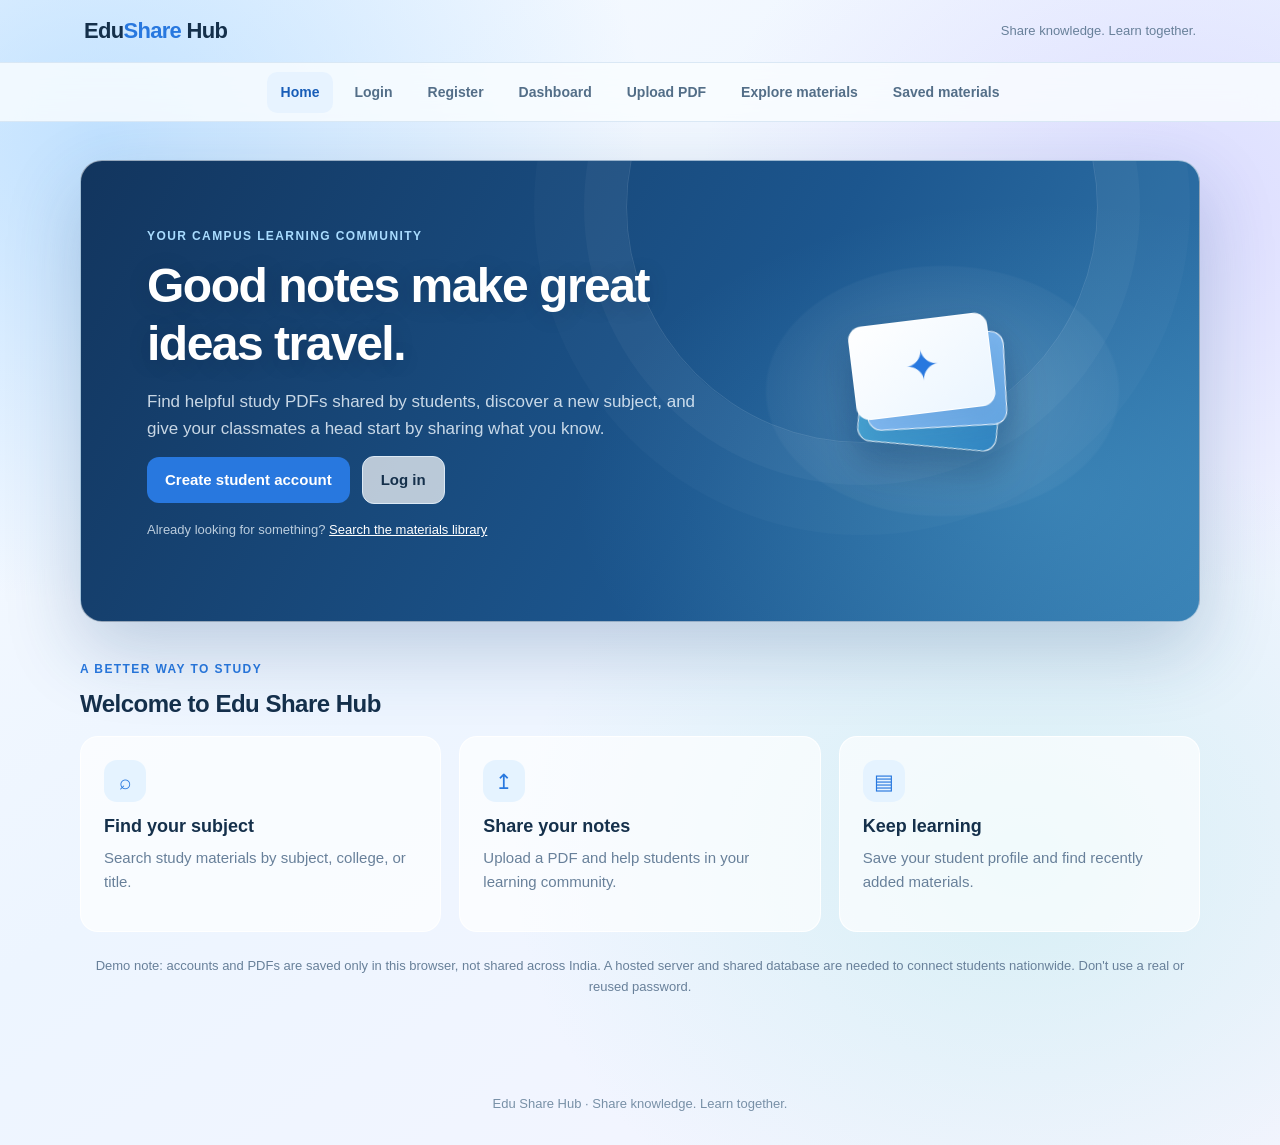
<file: index.html>
<!DOCTYPE html>
<html lang="en">
<head>
  <meta charset="UTF-8">
  <meta name="viewport" content="width=device-width, initial-scale=1">
  <meta name="theme-color" content="#eaf5ff">
  <title>Edu Share Hub | Learn and share together</title>
  <link rel="stylesheet" href="style.css">
  <script src="script.js" defer></script>
</head>
<body data-page="home">
  <header class="site-header"><div class="header-inner">
    <a class="brand" href="index.html">Edu<span class="brand-mark">Share</span> Hub</a>
    <span class="header-tagline">Share knowledge. Learn together.</span>
  </div></header>
  <nav class="site-nav" aria-label="Main navigation"><div class="nav-inner">
    <a href="index.html" data-page="home">Home</a>
    <a href="login.html" data-page="login">Login</a>
    <a href="account.html" data-page="account">Register</a>
    <a href="dashboard.html" data-page="dashboard">Dashboard</a>
    <a href="upload.html" data-page="upload">Upload PDF</a>
    <a href="materials.html" data-page="materials">Explore materials</a>
    <a href="saved.html" data-page="saved">Saved materials</a>
  </div></nav>
  <main>
    <section class="panel hero home-hero">
      <div>
        <p class="eyebrow">Your campus learning community</p>
        <h1>Good notes make great ideas travel.</h1>
        <p class="hero-copy">Find helpful study PDFs shared by students, discover a new subject, and give your classmates a head start by sharing what you know.</p>
        <div class="hero-actions">
          <a class="button" href="account.html">Create student account</a>
          <a class="button button-secondary" href="login.html">Log in</a>
        </div>
        <p class="small" style="margin-top:16px">Already looking for something? <a href="materials.html">Search the materials library</a></p>
      </div>
      <div class="hero-art" aria-hidden="true"><div class="book-stack"><div class="book"></div><div class="book"></div><div class="book">✦</div></div></div>
    </section>
    <div class="section-heading"><div><p class="eyebrow">A better way to study</p><h2>Welcome to Edu Share Hub</h2></div></div>
    <section class="grid" aria-label="How Edu Share Hub helps">
      <article class="feature-card"><span class="feature-icon" aria-hidden="true">⌕</span><h3>Find your subject</h3><p class="muted">Search study materials by subject, college, or title.</p></article>
      <article class="feature-card"><span class="feature-icon" aria-hidden="true">↥</span><h3>Share your notes</h3><p class="muted">Upload a PDF and help students in your learning community.</p></article>
      <article class="feature-card"><span class="feature-icon" aria-hidden="true">▤</span><h3>Keep learning</h3><p class="muted">Save your student profile and find recently added materials.</p></article>
    </section>
    <p class="small center" style="margin-top:24px">Demo note: accounts and PDFs are saved only in this browser, not shared across India. A hosted server and shared database are needed to connect students nationwide. Don't use a real or reused password.</p>
  </main>
  <footer>Edu Share Hub · Share knowledge. Learn together.</footer>
</body>
</html>
</file>
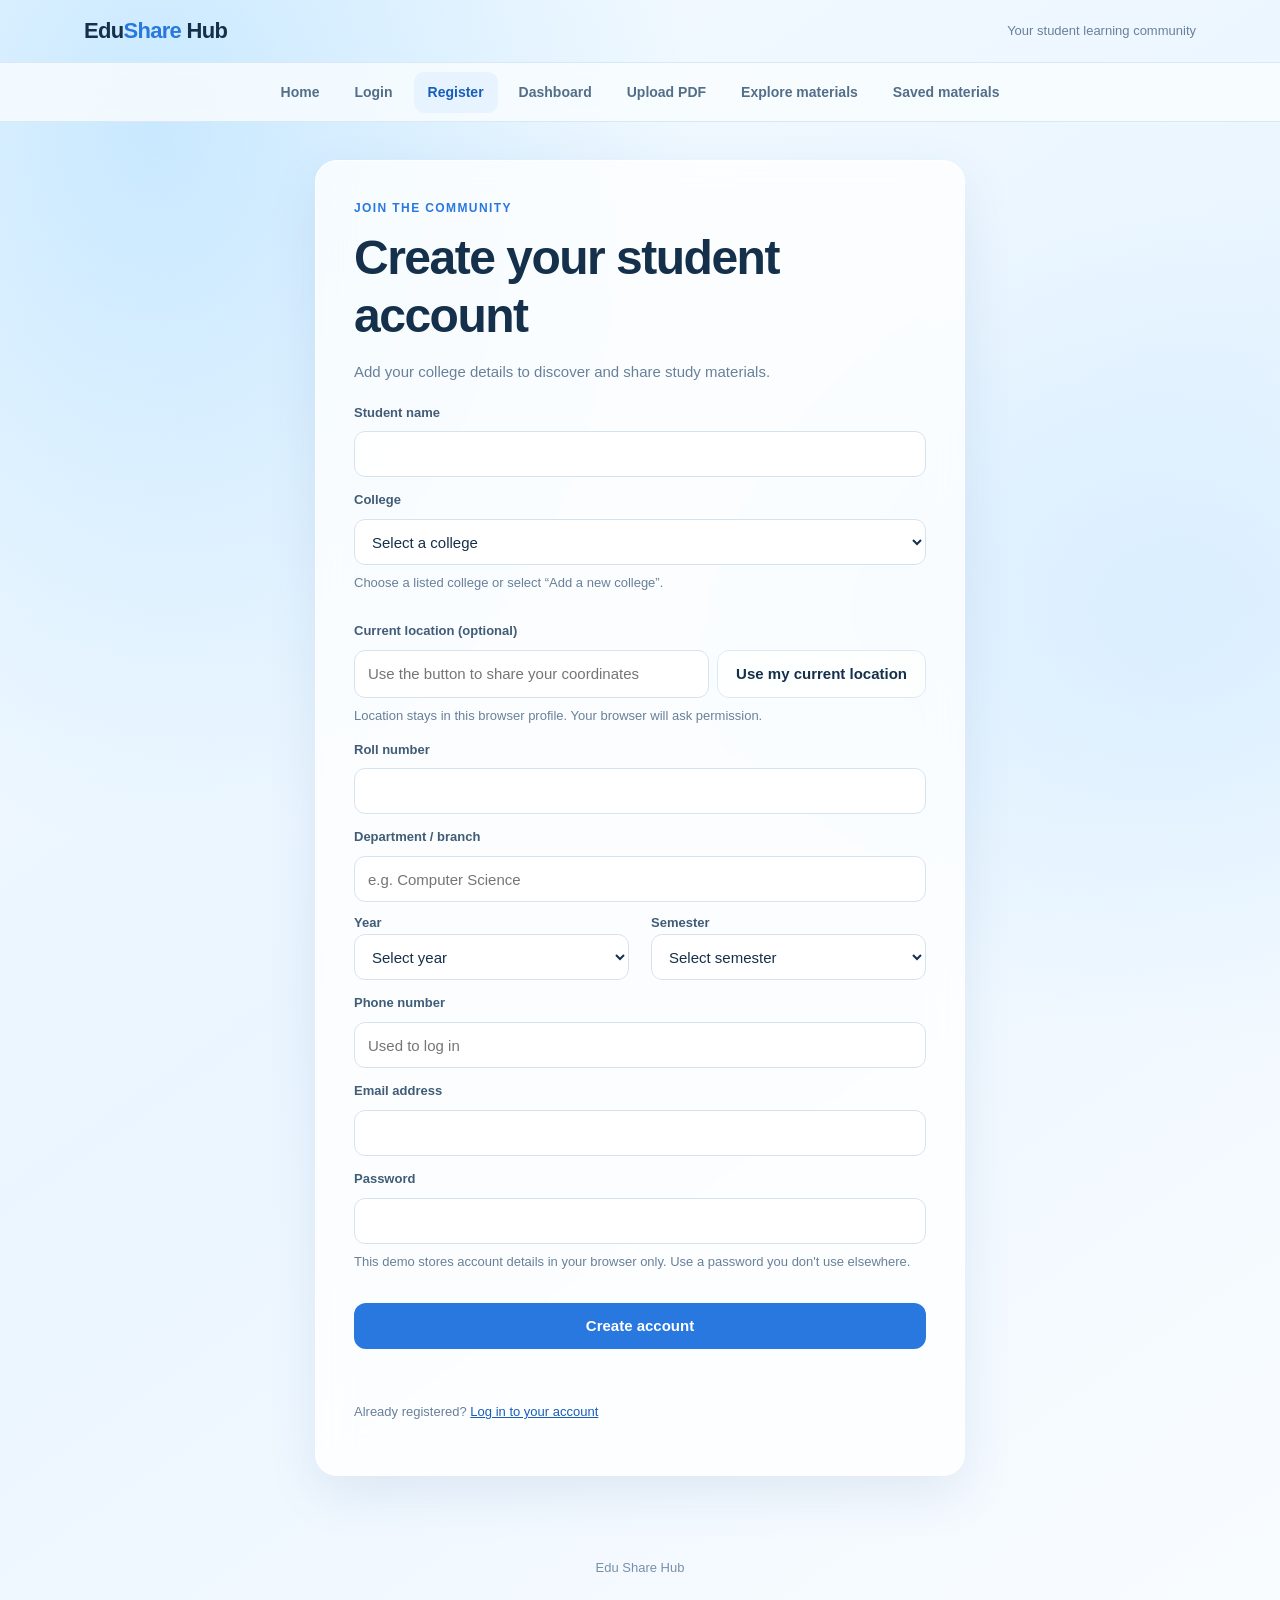
<file: account.html>
<!DOCTYPE html>
<html lang="en">
<head>
  <meta charset="UTF-8">
  <meta name="viewport" content="width=device-width, initial-scale=1">
  <title>Student registration | Edu Share Hub</title>
  <link rel="stylesheet" href="style.css">
  <script src="script.js" defer></script>
</head>
<body data-page="account">
  <header class="site-header"><div class="header-inner"><a class="brand" href="index.html">Edu<span class="brand-mark">Share</span> Hub</a><span class="header-tagline">Your student learning community</span></div></header>
  <nav class="site-nav" aria-label="Main navigation"><div class="nav-inner">
    <a href="index.html" data-page="home">Home</a><a href="login.html" data-page="login">Login</a><a href="account.html" data-page="account">Register</a><a href="dashboard.html" data-page="dashboard">Dashboard</a><a href="upload.html" data-page="upload">Upload PDF</a><a href="materials.html" data-page="materials">Explore materials</a><a href="saved.html" data-page="saved">Saved materials</a>
  </div></nav>
  <main>
    <section class="form-block narrow">
      <p class="eyebrow">Join the community</p><h1>Create your student account</h1>
      <p class="muted">Add your college details to discover and share study materials.</p>
      <form id="register-form">
        <label for="student-name">Student name</label><input id="student-name" name="name" autocomplete="name" required>
        <label for="college-select">College</label>
        <select id="college-select" required><option value="">Select a college</option></select>
        <div id="college-custom-field" class="hidden">
          <label for="college-custom">Add your college</label><input id="college-custom" name="college-custom" autocomplete="organization">
        </div>
        <p class="small">Choose a listed college or select “Add a new college”.</p>
        <label for="student-location">Current location (optional)</label>
        <div class="location-control"><input id="student-location" name="location" placeholder="Use the button to share your coordinates"><button class="button button-secondary" type="button" data-location-target="student-location">Use my current location</button></div>
        <p id="student-location-message" class="small location-message" role="status" aria-live="polite">Location stays in this browser profile. Your browser will ask permission.</p>
        <label for="roll">Roll number</label><input id="roll" name="roll" autocomplete="off" required>
        <label for="department">Department / branch</label><input id="department" name="department" placeholder="e.g. Computer Science" required>
        <div class="form-grid">
          <div><label for="year">Year</label><select id="year" name="year" required><option value="">Select year</option><option>1st year</option><option>2nd year</option><option>3rd year</option><option>4th year</option><option>Other</option></select></div>
          <div><label for="semester">Semester</label><select id="semester" name="semester" required><option value="">Select semester</option><option>Semester 1</option><option>Semester 2</option><option>Semester 3</option><option>Semester 4</option><option>Semester 5</option><option>Semester 6</option><option>Semester 7</option><option>Semester 8</option><option>Other</option></select></div>
        </div>
        <label for="phone">Phone number</label><input id="phone" name="phone" type="tel" autocomplete="tel" placeholder="Used to log in" required>
        <label for="email">Email address</label><input id="email" name="email" type="email" autocomplete="email" required>
        <label for="new-password">Password</label><input id="new-password" name="password" type="password" autocomplete="new-password" minlength="8" required>
        <p class="small">This demo stores account details in your browser only. Use a password you don't use elsewhere.</p>
        <button class="action" type="submit">Create account</button>
        <p id="register-message" class="form-message" role="status" aria-live="polite"></p>
      </form>
      <p class="small form-footer">Already registered? <a href="login.html">Log in to your account</a></p>
    </section>
  </main>
  <footer>Edu Share Hub</footer>
</body>
</html>
</file>
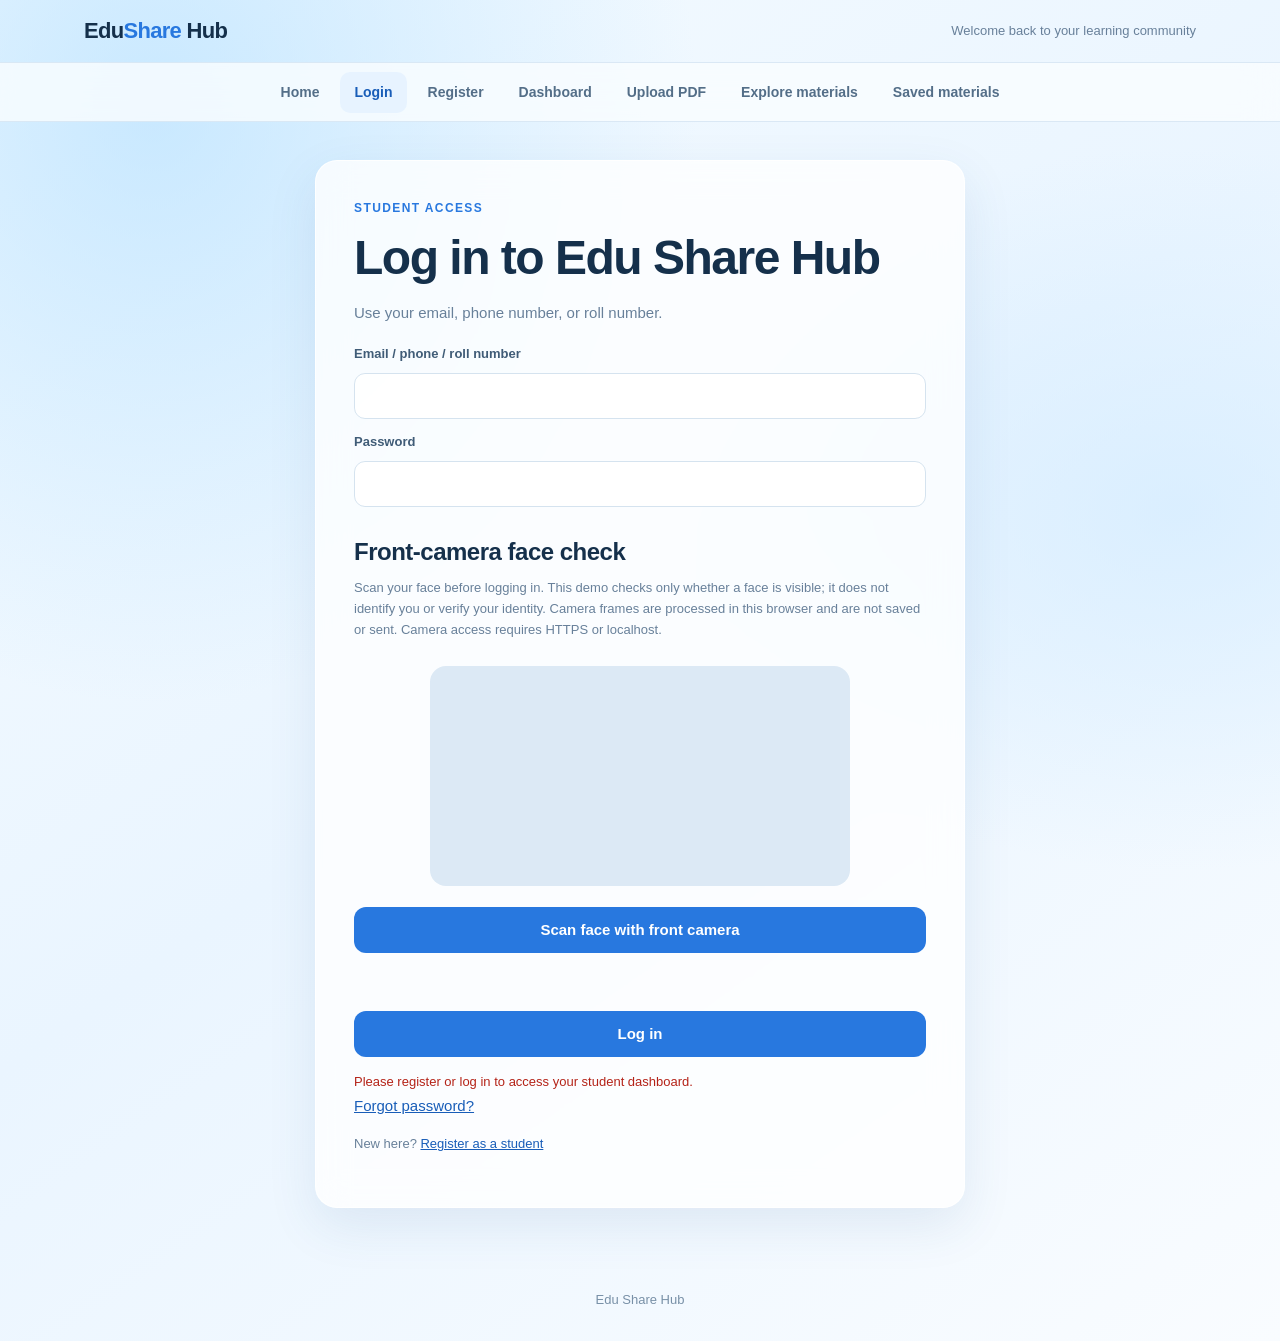
<file: dashboard.html>
<!DOCTYPE html>
<html lang="en">
<head>
  <meta charset="UTF-8">
  <meta name="viewport" content="width=device-width, initial-scale=1">
  <title>Student dashboard | Edu Share Hub</title>
  <link rel="stylesheet" href="style.css">
  <script src="script.js" defer></script>
</head>
<body data-page="dashboard" data-protected="true">
  <header class="site-header"><div class="header-inner"><a class="brand" href="index.html">Edu<span class="brand-mark">Share</span> Hub</a><span class="header-tagline">Your study space</span></div></header>
  <nav class="site-nav" aria-label="Main navigation"><div class="nav-inner">
    <a href="dashboard.html" data-page="dashboard">Dashboard</a><a href="materials.html" data-page="materials">Explore materials</a><a href="saved.html" data-page="saved">Saved materials</a><a href="upload.html" data-page="upload">Upload PDF</a><a href="profile.html" data-page="profile">My profile</a><button class="nav-logout" id="logout-button" type="button">Log out</button>
  </div></nav>
  <main class="dashboard-layout">
    <aside class="sidebar" aria-label="Student navigation">
      <a href="dashboard.html">Dashboard</a><a href="materials.html">Browse materials</a><a href="upload.html">Upload a PDF</a><a href="profile.html">My profile</a>
    </aside>
    <div class="dashboard-main">
      <section class="welcome-panel"><p class="eyebrow">Student dashboard</p><h1 id="welcome">Welcome back</h1><p class="muted">Keep learning, share what works, and find your next useful resource.</p><p id="student-context" class="student-context"></p></section>
      <section class="grid" aria-label="Your activity" style="margin-top:18px">
        <article class="stat"><span class="stat-value" id="total-materials">0</span><span class="stat-label">Available materials</span></article>
        <article class="stat"><span class="stat-value" id="my-uploads">0</span><span class="stat-label">Your uploads</span></article>
        <article class="stat"><span class="stat-value" id="my-downloads">0</span><span class="stat-label">Materials downloaded</span></article>
        <article class="stat"><span class="stat-value" id="saved-count">0</span><span class="stat-label">Saved materials</span></article>
      </section>
      <div class="section-heading"><div><p class="eyebrow">Quick navigation</p><h2>What would you like to do?</h2></div></div>
      <div class="hero-actions"><a class="button" href="materials.html">Explore materials</a><a class="button button-secondary" href="saved.html">Saved materials</a><a class="button button-secondary" href="upload.html">Upload a PDF</a><a class="button button-secondary" href="profile.html">View profile</a></div>
      <div class="section-heading"><div><p class="eyebrow">For your campus</p><h2>Materials from your college</h2></div><a href="materials.html">Explore all materials</a></div>
      <section id="college-materials" class="material-list" aria-live="polite"></section>
      <div class="section-heading"><div><p class="eyebrow">Your contributions</p><h2>Your uploaded materials</h2></div><a href="upload.html">Upload a PDF</a></div>
      <section id="my-uploaded-materials" class="material-list" aria-live="polite"></section>
      <div class="section-heading"><div><p class="eyebrow">Keep your resources close</p><h2>Downloaded materials</h2></div></div>
      <section id="downloaded-materials" class="material-list" aria-live="polite"></section>
    </div>
  </main>
  <footer>Edu Share Hub · Student community</footer>
</body>
</html>
</file>
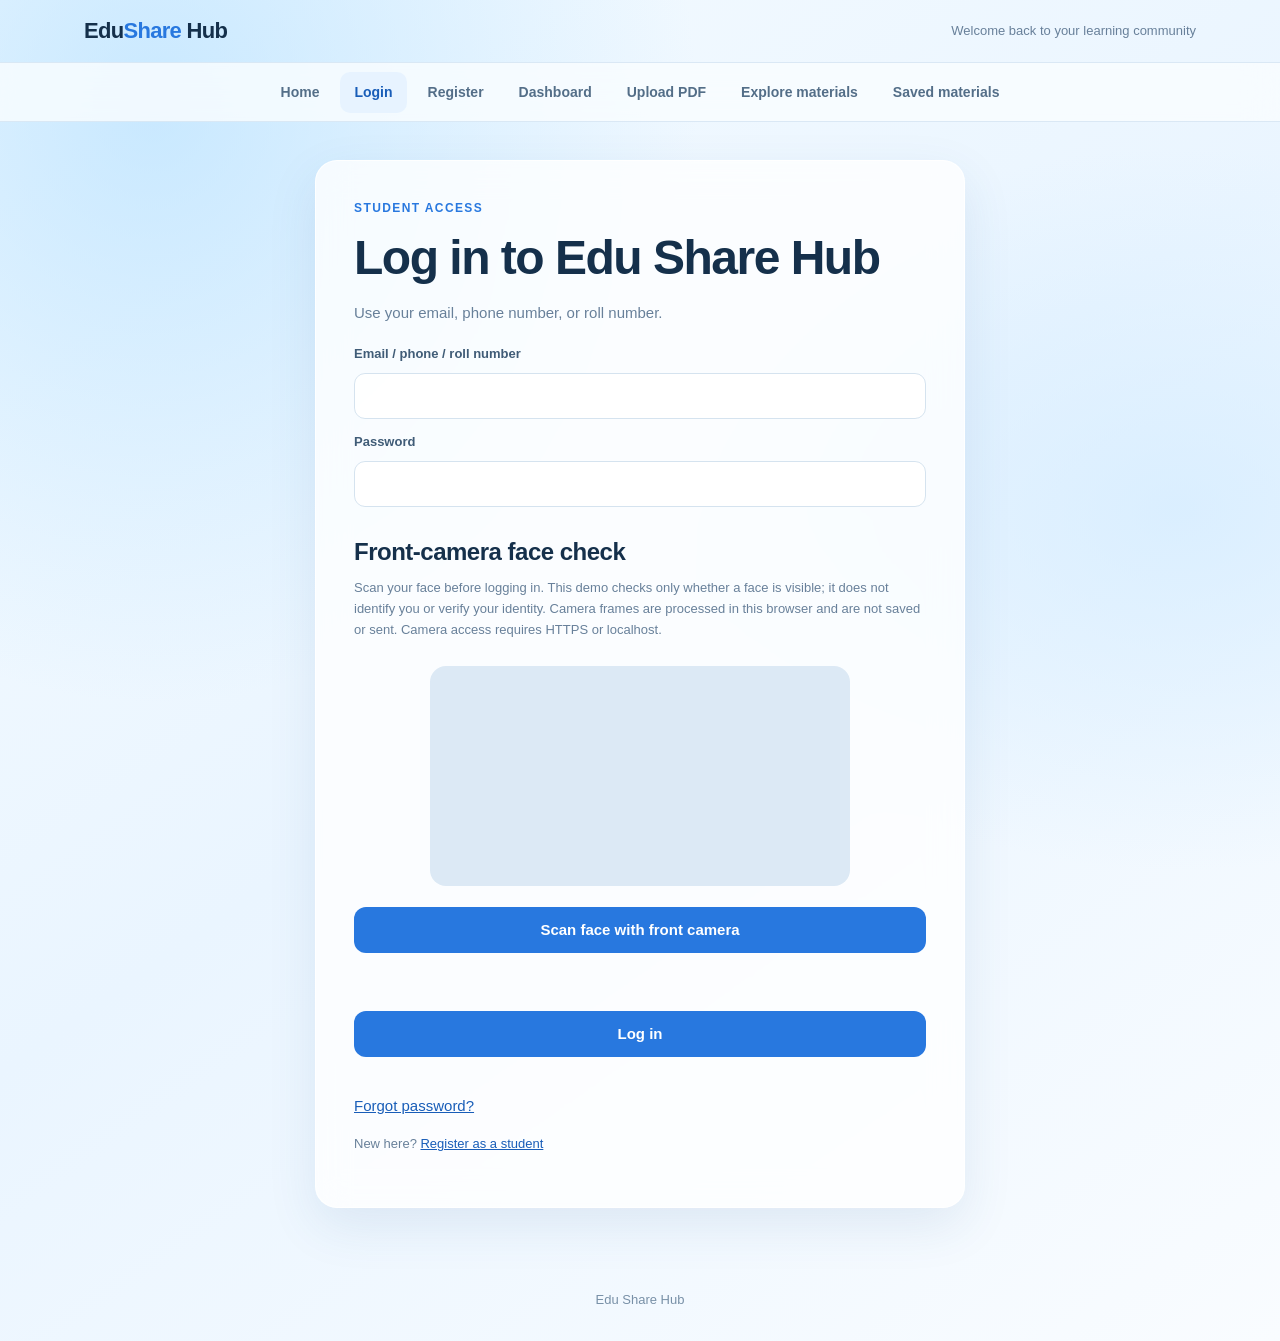
<file: login.html>
<!DOCTYPE html>
<html lang="en">
<head>
  <meta charset="UTF-8">
  <meta name="viewport" content="width=device-width, initial-scale=1">
  <title>Student login | Edu Share Hub</title>
  <link rel="stylesheet" href="style.css">
  <script src="script.js" defer></script>
</head>
<body data-page="login">
  <header class="site-header"><div class="header-inner"><a class="brand" href="index.html">Edu<span class="brand-mark">Share</span> Hub</a><span class="header-tagline">Welcome back to your learning community</span></div></header>
  <nav class="site-nav" aria-label="Main navigation"><div class="nav-inner">
    <a href="index.html" data-page="home">Home</a><a href="login.html" data-page="login">Login</a><a href="account.html" data-page="account">Register</a><a href="dashboard.html" data-page="dashboard">Dashboard</a><a href="upload.html" data-page="upload">Upload PDF</a><a href="materials.html" data-page="materials">Explore materials</a><a href="saved.html" data-page="saved">Saved materials</a>
  </div></nav>
  <main>
    <section class="form-block narrow">
      <p class="eyebrow">Student access</p><h1>Log in to Edu Share Hub</h1>
      <p class="muted">Use your email, phone number, or roll number.</p>
      <form id="login-form">
        <label for="identifier">Email / phone / roll number</label><input id="identifier" name="identifier" autocomplete="username" required>
        <label for="password">Password</label><input id="password" name="password" type="password" autocomplete="current-password" required>
        <section id="face-check" class="face-check" aria-labelledby="face-check-title">
          <h2 id="face-check-title">Front-camera face check</h2>
          <p class="small">Scan your face before logging in. This demo checks only whether a face is visible; it does not identify you or verify your identity. Camera frames are processed in this browser and are not saved or sent. Camera access requires HTTPS or localhost.</p>
          <video id="face-video" class="face-video" autoplay muted playsinline aria-label="Front camera preview"></video>
          <button class="action" id="start-face-check" type="button">Scan face with front camera</button>
          <p id="face-message" class="form-message" role="status" aria-live="polite"></p>
        </section>
        <button class="action" id="login-submit" type="submit" disabled>Log in</button>
        <p id="login-message" class="form-message" role="status" aria-live="polite"></p>
      </form>
      <button class="link-button" id="forgot-password" type="button">Forgot password?</button>
      <p class="small form-footer">New here? <a href="account.html">Register as a student</a></p>
    </section>
  </main>
  <footer>Edu Share Hub</footer>
</body>
</html>
</file>
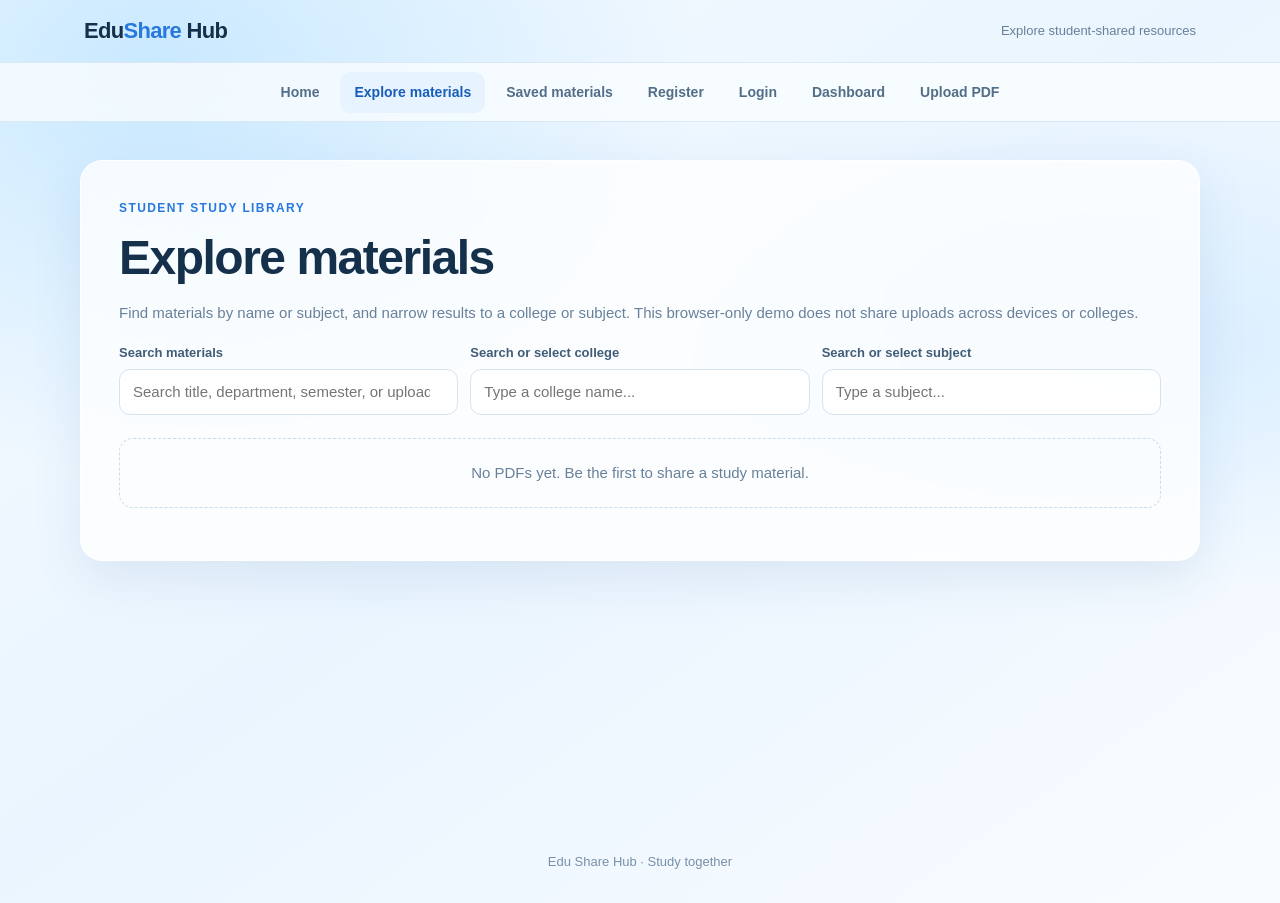
<file: materials.html>
<!DOCTYPE html>
<html lang="en">
<head>
  <meta charset="UTF-8">
  <meta name="viewport" content="width=device-width, initial-scale=1">
  <title>Explore study materials | Edu Share Hub</title>
  <link rel="stylesheet" href="style.css">
  <script src="script.js" defer></script>
</head>
<body data-page="materials">
  <header class="site-header"><div class="header-inner"><a class="brand" href="index.html">Edu<span class="brand-mark">Share</span> Hub</a><span class="header-tagline">Explore student-shared resources</span></div></header>
  <nav class="site-nav" aria-label="Main navigation"><div class="nav-inner">
    <a href="index.html" data-page="home">Home</a><a href="materials.html" data-page="materials">Explore materials</a><a href="saved.html" data-page="saved">Saved materials</a><a href="account.html" data-page="account">Register</a><a href="login.html" data-page="login">Login</a><a href="dashboard.html" data-page="dashboard">Dashboard</a><a href="upload.html" data-page="upload">Upload PDF</a>
  </div></nav>
  <main>
    <section class="panel">
      <p class="eyebrow">Student study library</p><h1>Explore materials</h1>
      <p class="muted">Find materials by name or subject, and narrow results to a college or subject. This browser-only demo does not share uploads across devices or colleges.</p>
      <div class="filters">
        <div class="filter-field"><label for="search">Search materials</label><input id="search" type="search" placeholder="Search title, department, semester, or uploader..." aria-label="Search by material title, department, semester, or uploader"></div>
        <div class="filter-field"><label for="college-filter">Search or select college</label><input id="college-filter" type="search" list="college-options" placeholder="Type a college name..." aria-label="Search or select a college"><datalist id="college-options"></datalist></div>
        <div class="filter-field"><label for="subject-filter">Search or select subject</label><input id="subject-filter" type="search" list="subject-options" placeholder="Type a subject..." aria-label="Search or select a subject"><datalist id="subject-options"></datalist></div>
      </div>
      <section id="material-list" class="material-list" aria-live="polite"></section>
    </section>
  </main>
  <footer>Edu Share Hub · Study together</footer>
</body>
</html>
</file>
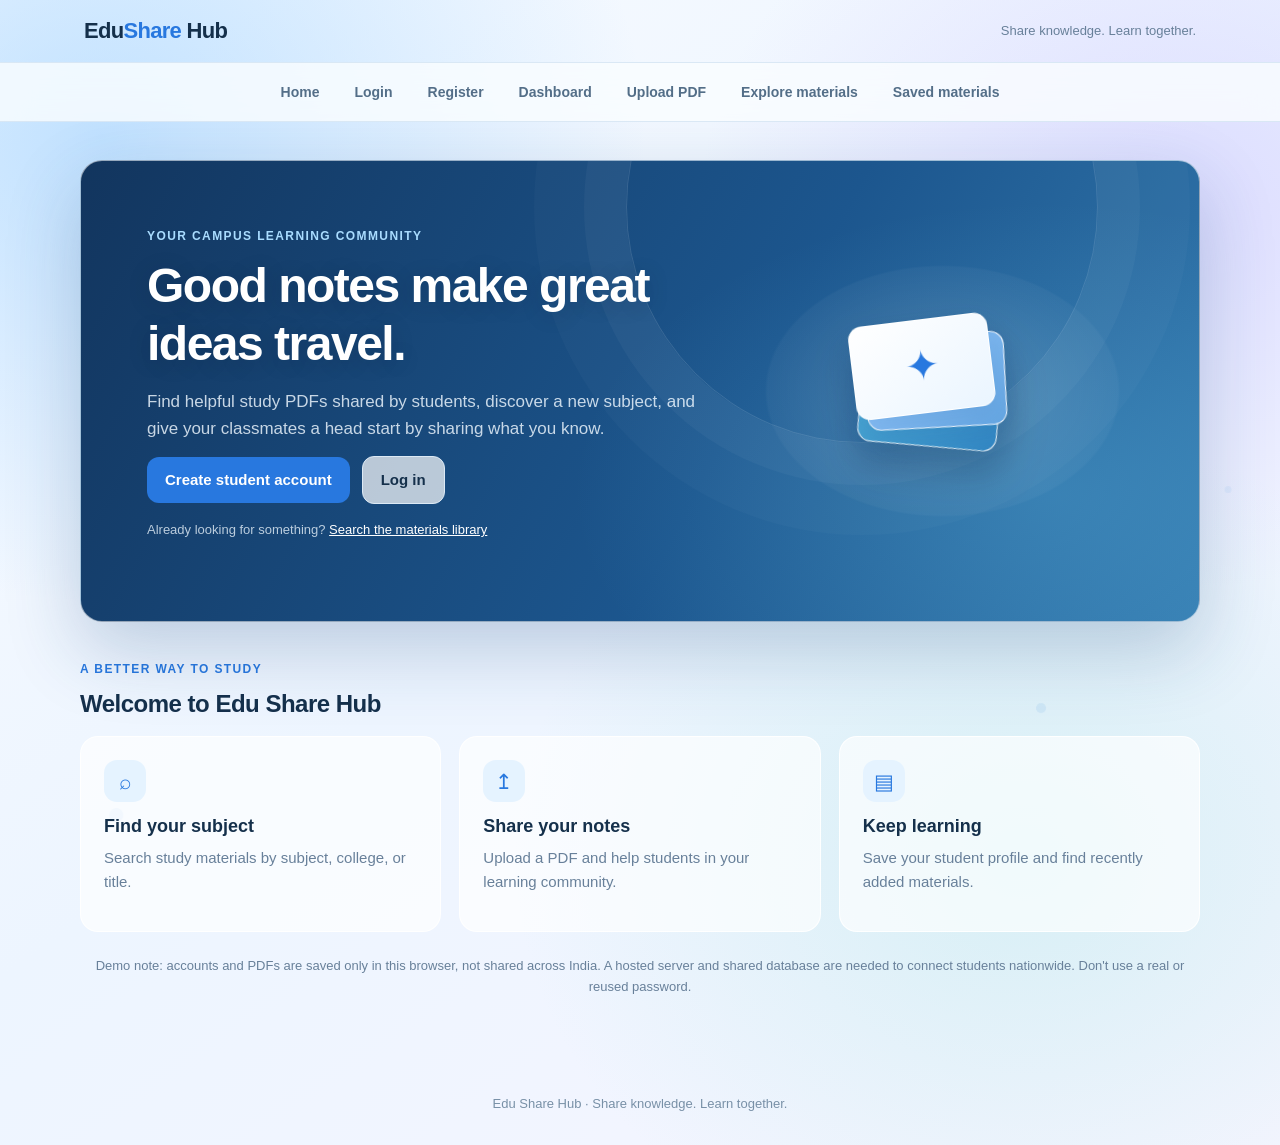
<file: page.html>
<!DOCTYPE html>
<html lang="en"><head><meta charset="UTF-8"><meta http-equiv="refresh" content="0; url=index.html"><title>Edu Share Hub</title></head><body><p><a href="index.html">Continue to Edu Share Hub</a></p></body></html>
</file>
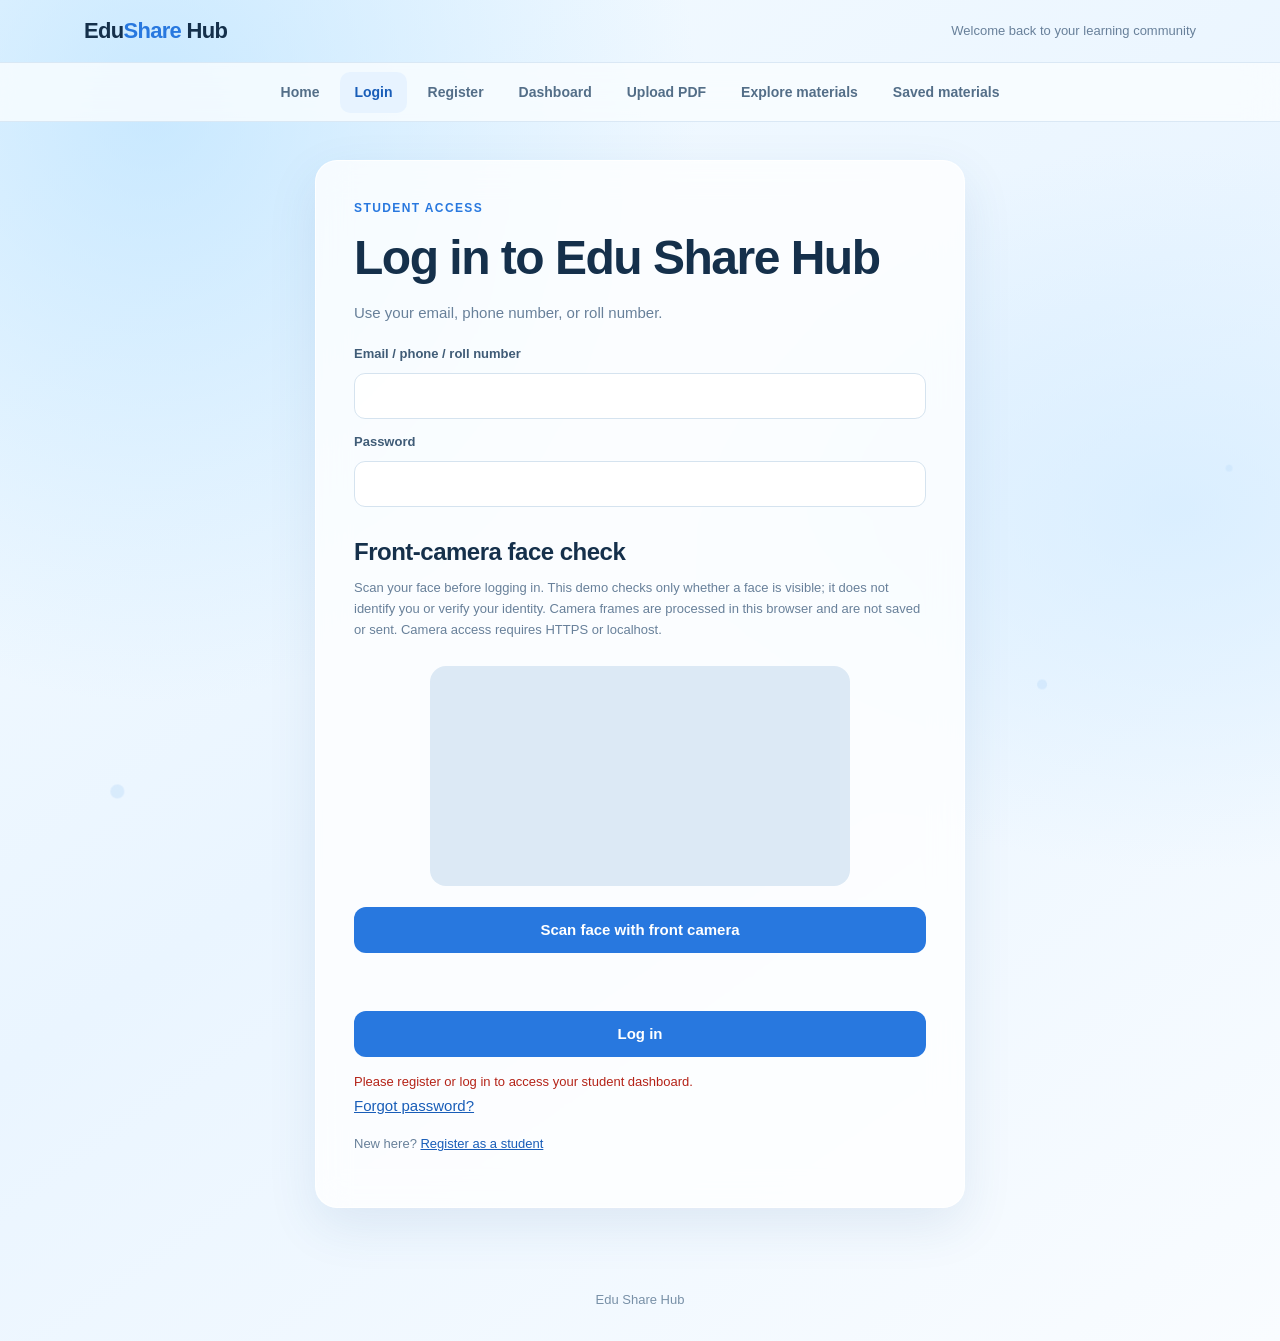
<file: prof.html>
<!DOCTYPE html>
<html lang="en"><head><meta charset="UTF-8"><meta http-equiv="refresh" content="0; url=profile.html"><title>My profile | Edu Share Hub</title></head><body><p><a href="profile.html">Continue to your profile</a></p></body></html>
</file>
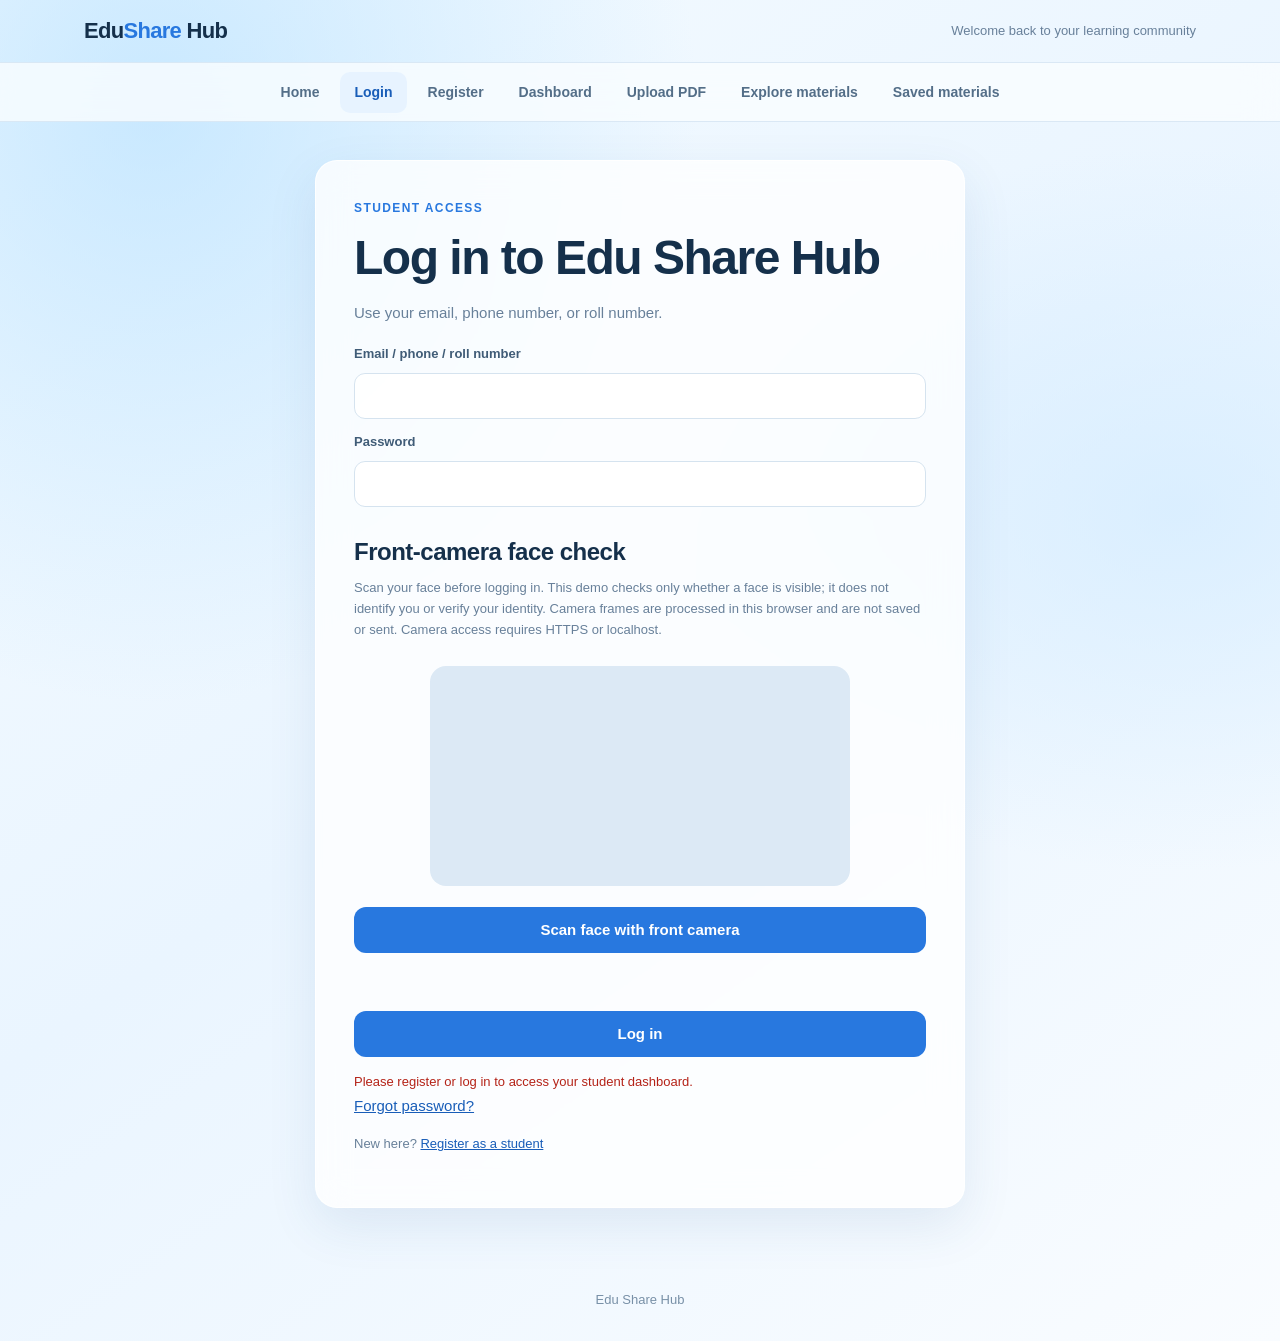
<file: profile.html>
<!DOCTYPE html>
<html lang="en">
<head>
  <meta charset="UTF-8">
  <meta name="viewport" content="width=device-width, initial-scale=1">
  <title>My student profile | Edu Share Hub</title>
  <link rel="stylesheet" href="style.css">
  <script src="script.js" defer></script>
</head>
<body data-page="profile" data-protected="true">
  <header class="site-header"><div class="header-inner"><a class="brand" href="index.html">Edu<span class="brand-mark">Share</span> Hub</a><span class="header-tagline">Your student profile</span></div></header>
  <nav class="site-nav" aria-label="Main navigation"><div class="nav-inner">
    <a href="dashboard.html" data-page="dashboard">Dashboard</a><a href="materials.html" data-page="materials">Explore materials</a><a href="saved.html" data-page="saved">Saved materials</a><a href="upload.html" data-page="upload">Upload PDF</a><a href="profile.html" data-page="profile">My profile</a><button class="nav-logout" id="logout-button" type="button">Log out</button>
  </div></nav>
  <main>
    <section class="panel">
      <p class="eyebrow">Your account</p><h1>My profile</h1>
      <div id="profile-details" class="profile-details"></div>
      <div class="actions"><button class="action" id="edit-profile" type="button">Edit profile</button><button class="button button-secondary" id="logout-button-copy" type="button">Log out</button></div>
      <form id="profile-editor" class="hidden" style="margin-top:22px">
        <div class="form-grid">
          <div><label for="edit-name">Student name</label><input id="edit-name" name="name" required></div>
          <div>
            <label for="edit-college-select">College</label><select id="edit-college-select" required><option value="">Select a college</option></select>
            <div id="edit-college-custom-field" class="hidden"><label for="edit-college-custom">Add a new college</label><input id="edit-college-custom" name="college-custom"></div>
          </div>
          <div>
            <label for="edit-location">Current location (optional)</label>
            <div class="location-control"><input id="edit-location" name="location" placeholder="Use the button to share your coordinates"><button class="button button-secondary" type="button" data-location-target="edit-location">Use my current location</button></div>
            <p id="edit-location-message" class="small location-message" role="status" aria-live="polite">Location stays in this browser profile. Your browser will ask permission.</p>
          </div>
          <div><label for="edit-roll">Roll number</label><input id="edit-roll" name="roll" required></div>
          <div><label for="edit-department">Department / branch</label><input id="edit-department" name="department" required></div>
          <div><label for="edit-year">Year</label><input id="edit-year" name="year" required></div>
          <div><label for="edit-semester">Semester</label><input id="edit-semester" name="semester" required></div>
          <div><label for="edit-phone">Phone</label><input id="edit-phone" name="phone" type="tel" required></div>
        </div>
        <button class="action" type="submit">Save changes</button><p id="profile-message" class="form-message" role="status" aria-live="polite"></p>
      </form>
    </section>
    <div class="section-heading"><div><p class="eyebrow">Your contributions</p><h2>My uploaded PDFs</h2></div><a href="upload.html">Upload material</a></div>
    <section id="my-materials" class="material-list"></section>
  </main>
  <footer>Edu Share Hub</footer>
</body>
</html>
</file>
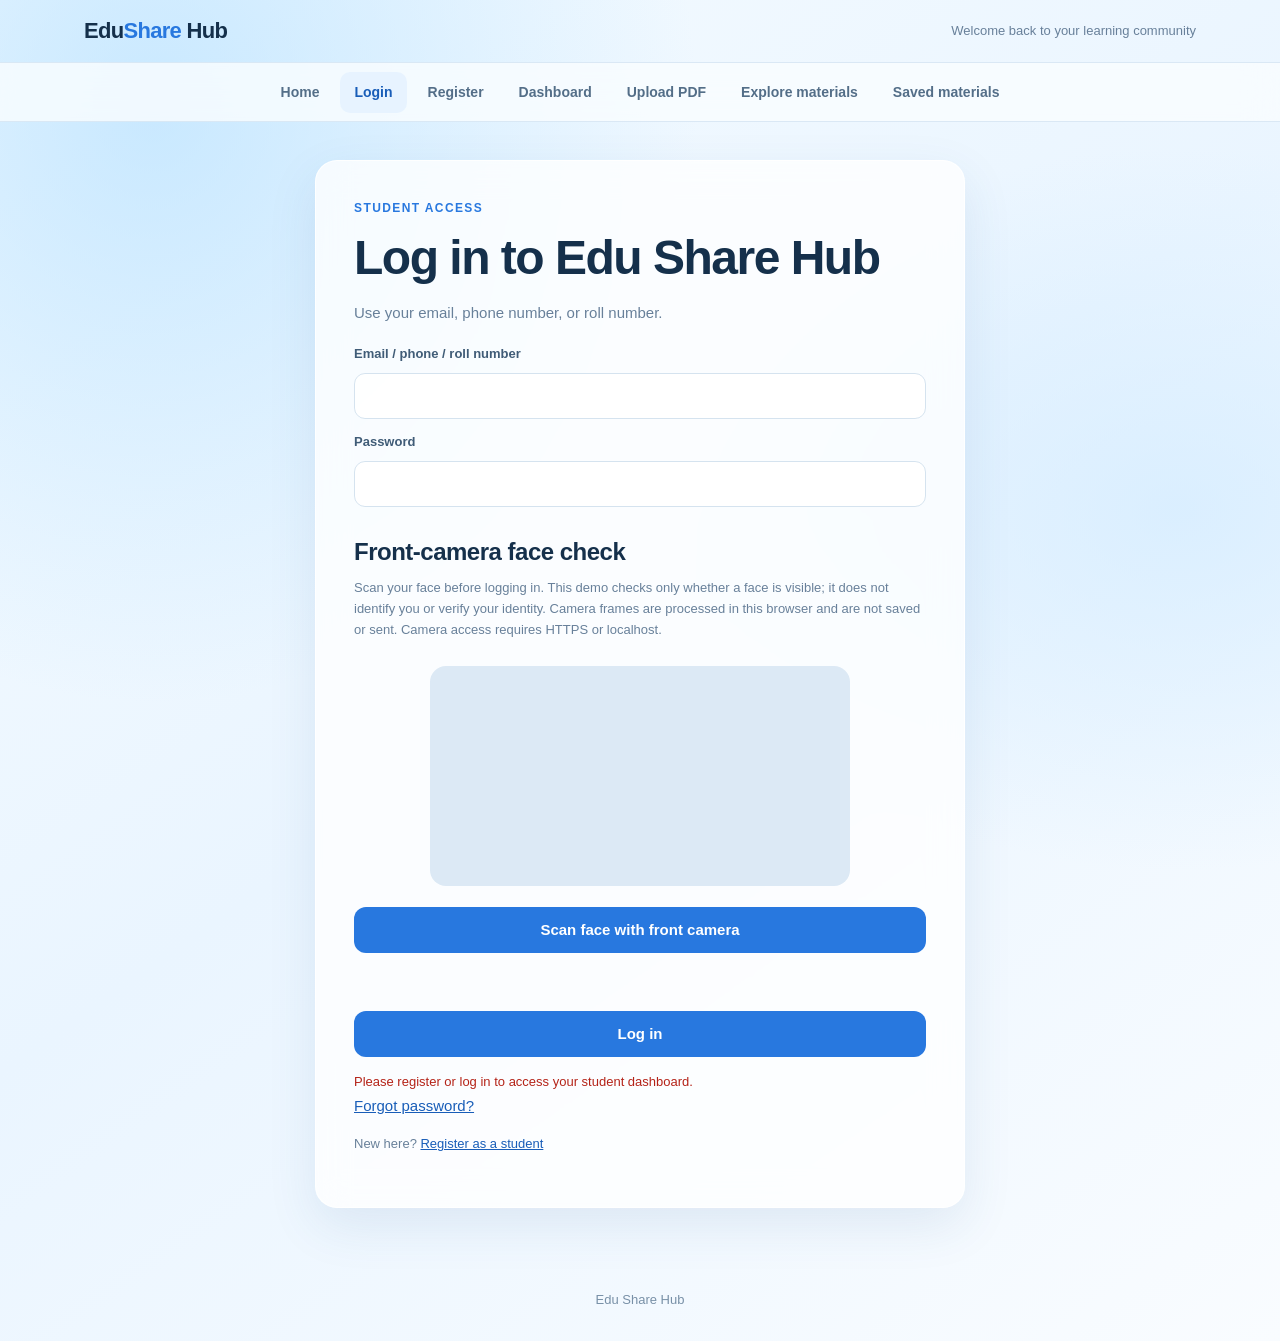
<file: saved.html>
<!DOCTYPE html>
<html lang="en">
<head>
  <meta charset="UTF-8">
  <meta name="viewport" content="width=device-width, initial-scale=1">
  <title>Saved materials | Edu Share Hub</title>
  <link rel="stylesheet" href="style.css">
  <script src="script.js" defer></script>
</head>
<body data-page="saved" data-protected="true">
  <header class="site-header"><div class="header-inner"><a class="brand" href="index.html">Edu<span class="brand-mark">Share</span> Hub</a><span class="header-tagline">Your saved study resources</span></div></header>
  <nav class="site-nav" aria-label="Main navigation"><div class="nav-inner">
    <a href="dashboard.html" data-page="dashboard">Dashboard</a><a href="materials.html" data-page="materials">Explore materials</a><a href="saved.html" data-page="saved">Saved materials</a><a href="upload.html" data-page="upload">Upload PDF</a><a href="profile.html" data-page="profile">My profile</a><button class="nav-logout" id="logout-button" type="button">Log out</button>
  </div></nav>
  <main>
    <section class="panel">
      <p class="eyebrow">Your personal study list</p>
      <h1>Saved materials</h1>
      <p class="muted">Keep useful PDFs here so you can return to them later. Only your account in this browser can see this list.</p>
      <section id="saved-materials" class="material-list" aria-live="polite"></section>
    </section>
  </main>
  <footer>Edu Share Hub · Your saved resources</footer>
</body>
</html>
</file>
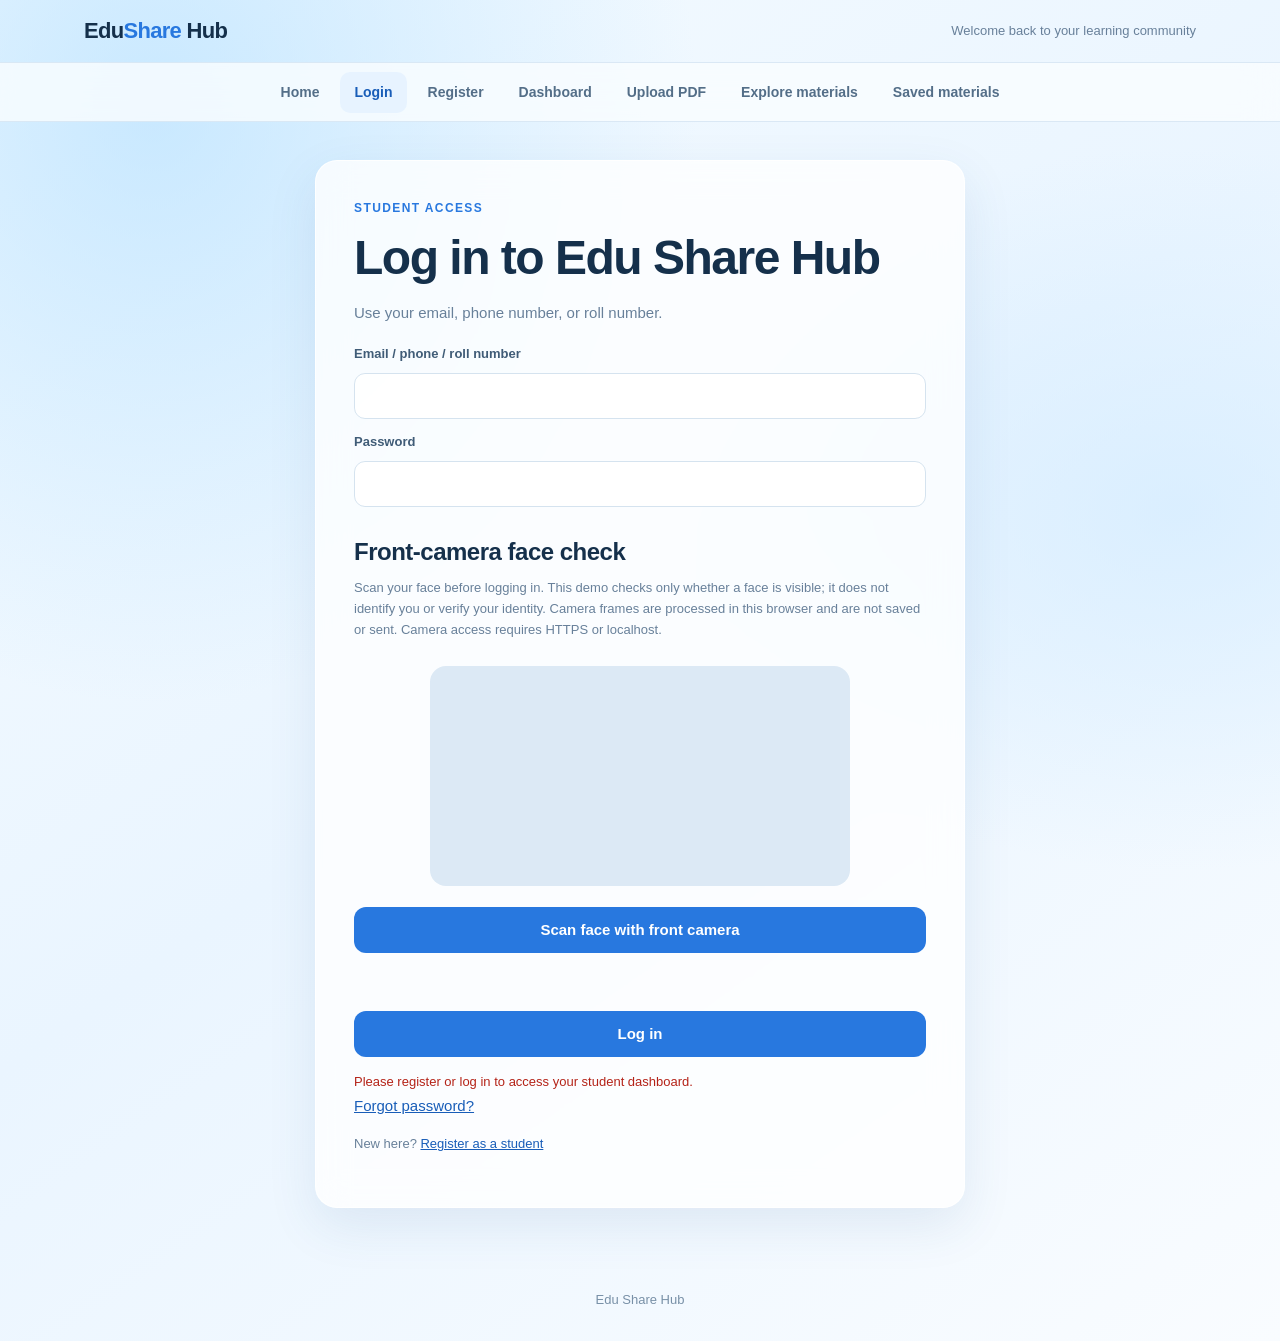
<file: upload.html>
<!DOCTYPE html>
<html lang="en">
<head>
  <meta charset="UTF-8">
  <meta name="viewport" content="width=device-width, initial-scale=1">
  <title>Upload study PDF | Edu Share Hub</title>
  <link rel="stylesheet" href="style.css">
  <script src="script.js" defer></script>
</head>
<body data-page="upload" data-protected="true">
  <header class="site-header"><div class="header-inner"><a class="brand" href="index.html">Edu<span class="brand-mark">Share</span> Hub</a><span class="header-tagline">Share a helpful resource</span></div></header>
  <nav class="site-nav" aria-label="Main navigation"><div class="nav-inner">
    <a href="dashboard.html" data-page="dashboard">Dashboard</a><a href="materials.html" data-page="materials">Explore materials</a><a href="saved.html" data-page="saved">Saved materials</a><a href="upload.html" data-page="upload">Upload PDF</a><a href="profile.html" data-page="profile">My profile</a><button class="nav-logout" id="logout-button" type="button">Log out</button>
  </div></nav>
  <main>
    <section class="upload-panel narrow">
      <p class="eyebrow">Help another student</p><h1>Upload study material</h1>
      <p class="muted">Add the PDF details so students using this browser can find it by subject, college, or department. India-wide sharing requires a hosted server and shared database.</p>
      <form id="upload-form">
        <label for="title">Material title</label><input id="title" name="title" placeholder="e.g. Data Structures - Unit 1 Notes" required>
        <label for="subject-search">Search or enter a subject</label>
        <input id="subject-search" name="subject" list="subject-options" placeholder="Type a subject, e.g. Data Structures" autocomplete="off" required>
        <datalist id="subject-options"></datalist>
        <p class="small">Type to search existing subjects, or enter a new subject name.</p>
        <label for="college-select">College</label>
        <select id="college-select" required><option value="">Select a college</option></select>
        <div id="college-custom-field" class="hidden">
          <label for="college-custom">Add a new college</label><input id="college-custom" name="college-custom" autocomplete="organization">
        </div>
        <label for="material-location">Current location (optional)</label>
        <div class="location-control"><input id="material-location" name="location" placeholder="Add your location or use the button"><button class="button button-secondary" type="button" data-location-target="material-location">Use my current location</button></div>
        <p id="material-location-message" class="small location-message" role="status" aria-live="polite">Optional. Add a location only if you want it shown with this PDF; your browser will ask permission.</p>
        <label for="department">Department / branch</label><input id="department" name="department" required>
        <label for="semester">Year and semester</label><input id="semester" name="semester" placeholder="e.g. 2nd year · Semester 3" required>
        <label for="file">PDF file (maximum 2 MB)</label><input id="file" name="file" type="file" accept="application/pdf,.pdf" required>
        <p class="small">Your PDF is saved in this browser under your student name. It is not shared with other devices. Avoid sensitive documents.</p>
        <button class="action" type="submit">Upload PDF</button>
        <p id="upload-message" class="form-message" role="status" aria-live="polite"></p>
      </form>
    </section>
  </main>
  <footer>Edu Share Hub</footer>
</body>
</html>
</file>
<file: style.css>
:root {
  color-scheme: light;
  --ink: #15304b;
  --muted: #68809a;
  --blue: #2878df;
  --blue-dark: #185db8;
  --line: #dce9f5;
  --surface: rgba(255, 255, 255, .78);
  --shadow: 0 18px 50px rgba(37, 92, 145, .10);
}

* { box-sizing: border-box; }

body {
  min-height: 100vh;
  margin: 0;
  color: var(--ink);
  background:
    radial-gradient(ellipse at 12% 8%, rgba(166, 218, 255, .55), transparent 34rem),
    radial-gradient(ellipse at 92% 38%, rgba(210, 235, 255, .7), transparent 32rem),
    linear-gradient(145deg, #f5fbff 0%, #eaf5ff 48%, #f9fcff 100%);
  font: 15px/1.6 'DM Sans', 'Segoe UI', sans-serif;
}

body[data-page="home"] {
  background:
    radial-gradient(ellipse at 8% 12%, rgba(119, 191, 255, .42), transparent 34rem),
    radial-gradient(ellipse at 92% 18%, rgba(181, 164, 255, .30), transparent 30rem),
    radial-gradient(ellipse at 80% 75%, rgba(142, 223, 219, .28), transparent 32rem),
    linear-gradient(145deg, #f8fbff 0%, #edf5ff 48%, #f6f5ff 100%);
}

body, input, select, button { font-family: 'DM Sans', 'Segoe UI', sans-serif; }
a { color: var(--blue-dark); }
button, a { -webkit-tap-highlight-color: transparent; }
button { font: inherit; }

.particles { position: fixed; inset: 0; overflow: hidden; pointer-events: none; z-index: 0; }
.site-header, main, footer { position: relative; z-index: 1; }
.particles span {
  position: absolute;
  bottom: -90px;
  width: 10px;
  height: 10px;
  border-radius: 50%;
  background: rgba(75, 157, 229, .17);
  animation: float-up 19s linear infinite;
}
.particles span:nth-child(1) { left: 8%; width: 14px; height: 14px; animation-delay: -3s; }
.particles span:nth-child(2) { left: 24%; animation-delay: -12s; animation-duration: 23s; }
.particles span:nth-child(3) { left: 44%; width: 7px; height: 7px; animation-delay: -7s; }
.particles span:nth-child(4) { left: 63%; width: 18px; height: 18px; animation-delay: -15s; animation-duration: 25s; }
.particles span:nth-child(5) { left: 80%; animation-delay: -5s; }
.particles span:nth-child(6) { left: 94%; width: 7px; height: 7px; animation-delay: -10s; animation-duration: 21s; }
@keyframes float-up {
  from { transform: translateY(0) translateX(0); opacity: 0; }
  12% { opacity: .8; }
  to { transform: translateY(-115vh) translateX(45px); opacity: 0; }
}

.site-header { padding: 18px max(5vw, 22px); }
.header-inner, .nav-inner, main, footer { width: min(1120px, calc(100% - 40px)); margin-inline: auto; }
.header-inner { display: flex; align-items: center; justify-content: space-between; gap: 20px; }
.brand { color: var(--ink); text-decoration: none; font: 800 22px/1.2 'Manrope', sans-serif; letter-spacing: -.7px; }
.brand-mark { color: var(--blue); }
.header-tagline { color: var(--muted); font-size: 13px; }

.site-nav { position: sticky; top: 0; z-index: 5; border-block: 1px solid rgba(210, 228, 243, .8); background: rgba(249, 253, 255, .82); backdrop-filter: blur(16px); }
.nav-inner { display: flex; align-items: center; justify-content: center; gap: 7px; min-height: 58px; }
.site-nav a { padding: 9px 14px; border-radius: 10px; color: #536e88; text-decoration: none; font-size: 14px; font-weight: 600; transition: .2s ease; }
.site-nav a:hover, .site-nav a[aria-current="page"] { color: var(--blue-dark); background: #e7f3ff; }
.nav-logout { margin-left: auto; border: 0; background: transparent; color: #627c96; cursor: pointer; font-weight: 600; }

main { min-height: calc(100vh - 190px); padding: 38px 0 62px; }
.container { width: 100%; max-width: 100%; margin: 0 auto; }
.card, .panel, .form-block, .upload-panel, .stat, .material-card, .sidebar {
  border: 1px solid rgba(255, 255, 255, .86);
  border-radius: 22px;
  background: var(--surface);
  box-shadow: var(--shadow);
  backdrop-filter: blur(16px);
}
.card, .panel, .form-block, .upload-panel { padding: clamp(22px, 4vw, 38px); }
.narrow { max-width: 650px; margin-inline: auto; }
.eyebrow { margin: 0 0 10px; color: var(--blue); font-size: 12px; font-weight: 700; letter-spacing: 1.4px; text-transform: uppercase; }
h1, h2, h3 { color: var(--ink); font-family: 'Manrope', 'Segoe UI', sans-serif; line-height: 1.22; }
h1 { margin: 0 0 14px; font-size: clamp(30px, 5vw, 48px); letter-spacing: -1.5px; }
h2 { margin: 0 0 14px; font-size: 24px; letter-spacing: -.5px; }
h3 { margin: 0 0 8px; font-size: 18px; }
p { margin: 0 0 14px; }
.muted, .small { color: var(--muted); }
.small { font-size: 13px; }
.center { text-align: center; }

.hero { display: grid; grid-template-columns: minmax(0, 1.2fr) minmax(240px, .8fr); gap: 34px; align-items: center; padding: clamp(28px, 6vw, 66px); overflow: hidden; }
.home-hero {
  position: relative;
  isolation: isolate;
  border-color: rgba(255,255,255,.55);
  background: linear-gradient(118deg, #12355e 0%, #1c568e 58%, #347bb0 100%);
  box-shadow: 0 28px 75px rgba(27, 73, 125, .24);
}
.home-hero::before, .home-hero::after { position: absolute; z-index: -1; content: ""; pointer-events: none; }
.home-hero::before {
  top: -190px;
  right: 9%;
  width: 470px;
  aspect-ratio: 1;
  border: 1px solid rgba(255,255,255,.13);
  border-radius: 50%;
  box-shadow: 0 0 0 42px rgba(255,255,255,.035), 0 0 0 92px rgba(255,255,255,.025);
}
.home-hero::after {
  right: 0;
  bottom: 0;
  width: 62%;
  height: 100%;
  background: radial-gradient(ellipse at 78% 72%, rgba(104, 196, 235, .24), transparent 62%);
}
.home-hero h1 { max-width: 650px; color: #fff; text-shadow: 0 3px 22px rgba(4, 25, 50, .18); }
.home-hero .eyebrow { color: #a9dcff; }
.home-hero .hero-copy { color: rgba(239, 248, 255, .82); }
.home-hero .small { color: rgba(239, 248, 255, .76); }
.home-hero .small a { color: #fff; }
.hero h1 { max-width: 620px; }
.hero-copy { max-width: 580px; color: #5e7892; font-size: 17px; }
.hero-art { display: grid; place-items: center; min-height: 230px; border-radius: 24px; background: linear-gradient(145deg, rgba(215, 239, 255, .85), rgba(237, 247, 255, .42)); }
.home-hero .hero-art { min-height: 270px; background: radial-gradient(ellipse, rgba(255,255,255,.15), rgba(255,255,255,.035) 65%, transparent 66%); }
.book-stack { position: relative; width: 176px; height: 165px; transform: rotate(-7deg); filter: drop-shadow(0 22px 18px rgba(5, 28, 54, .24)); }
.book { position: absolute; width: 140px; height: 94px; border: 1px solid rgba(255,255,255,.9); border-radius: 14px; box-shadow: 0 12px 25px rgba(41, 109, 171, .14); }
.book:nth-child(1) { top: 42px; left: 4px; background: #8bc7f6; transform: rotate(12deg); }
.book:nth-child(2) { top: 24px; left: 12px; background: #badfff; transform: rotate(4deg); }
.book:nth-child(3) { top: 8px; left: 0; display: grid; place-items: center; background: #fff; color: var(--blue); font-size: 42px; }
.home-hero .book:nth-child(1) { background: linear-gradient(135deg, #53b4da, #3286c3); }
.home-hero .book:nth-child(2) { background: linear-gradient(135deg, #9bcbff, #65a6e2); }
.home-hero .book:nth-child(3) { background: linear-gradient(145deg, #fff, #eaf5ff); }
.hero-actions, .actions, .filters { display: flex; flex-wrap: wrap; align-items: center; gap: 12px; }
.button, .action {
  display: inline-flex; min-height: 44px; align-items: center; justify-content: center;
  padding: 11px 18px; border: 0; border-radius: 12px; background: var(--blue);
  color: #fff; cursor: pointer; font-weight: 700; text-decoration: none; transition: transform .18s, background .18s;
}
.button:hover, .action:hover { transform: translateY(-1px); background: var(--blue-dark); }
.button-secondary { border: 1px solid var(--line); background: rgba(255,255,255,.7); color: var(--ink); }
.button-secondary:hover { background: #fff; color: var(--blue-dark); }
.link-button { border: 0; padding: 0; color: var(--blue-dark); background: none; text-decoration: underline; cursor: pointer; }
.section-heading { display: flex; align-items: end; justify-content: space-between; gap: 20px; margin: 38px 0 18px; }
.section-heading h2 { margin: 0; }
.grid { display: grid; grid-template-columns: repeat(auto-fit, minmax(220px, 1fr)); gap: 18px; }
.feature-card { padding: 23px; border: 1px solid rgba(255,255,255,.9); border-radius: 18px; background: rgba(255,255,255,.65); }
.feature-icon { display: grid; width: 42px; height: 42px; place-items: center; margin-bottom: 14px; border-radius: 13px; background: #e5f3ff; color: var(--blue); font-size: 21px; }

form { display: grid; gap: 8px; }
label { margin-top: 5px; color: #405c77; font-size: 13px; font-weight: 700; }
input, select, textarea {
  width: 100%; min-height: 46px; padding: 11px 13px; border: 1px solid #d5e3ef;
  border-radius: 11px; outline: none; background: rgba(255,255,255,.88); color: var(--ink); font-size: 15px;
}
input[type="file"] { padding: 8px; }
input:focus, select:focus, textarea:focus { border-color: #69a9e8; box-shadow: 0 0 0 3px rgba(40,120,223,.12); }
form .action { margin-top: 9px; }
.form-grid { display: grid; grid-template-columns: repeat(2, minmax(0, 1fr)); gap: 22px; align-items: start; }
.form-message { min-height: 22px; margin: 7px 0 0; color: #187446; font-size: 13px; }
.form-message.is-error { color: #b42318; }
.form-footer { margin-top: 16px; }
.divider { height: 1px; margin: 20px 0; background: var(--line); }
.face-check { display: grid; gap: 12px; margin-top: 22px; }
.face-check h2 { margin: 0; }
.face-video { display: block; width: min(100%, 420px); min-height: 220px; max-height: 360px; margin-inline: auto; border-radius: 16px; background: #dce9f5; object-fit: cover; transform: scaleX(-1); }
.location-control { display: flex; flex-wrap: wrap; gap: 8px; }
.location-control input { flex: 1 1 220px; }
.location-control .button { flex: 0 0 auto; }
.location-message { margin: 0; }
.filter-field { min-width: 0; }

.dashboard-layout { display: grid; grid-template-columns: 220px minmax(0, 1fr); gap: 22px; }
.sidebar { align-self: start; padding: 18px; }
.sidebar a { display: block; padding: 10px 12px; border-radius: 10px; color: #526e89; text-decoration: none; font-weight: 600; }
.sidebar a:hover { background: #eaf5ff; color: var(--blue-dark); }
.dashboard-main { min-width: 0; }
.welcome-panel { padding: 28px; border-radius: 20px; background: linear-gradient(120deg, #d9efff, #f0f8ff); }
.welcome-panel h1 { font-size: clamp(26px, 4vw, 36px); }
.welcome-panel .student-context { margin: 0; color: #426581; font-size: 13px; font-weight: 700; }
.stat { padding: 22px; }
.stat-value { display: block; color: var(--blue-dark); font: 800 32px 'Manrope', sans-serif; }
.stat-label { color: var(--muted); font-size: 13px; }
.recent-list { display: grid; gap: 12px; }
.empty-state { padding: 22px; border: 1px dashed #c9ddec; border-radius: 14px; color: var(--muted); text-align: center; }

.filters { margin: 18px 0 23px; }
.filter-field { display: grid; flex: 1 1 200px; gap: 5px; }
.filter-field label { margin: 0; }
.filters select { flex: 0 1 200px; }
.material-list { display: grid; grid-template-columns: repeat(auto-fit, minmax(260px, 1fr)); gap: 16px; }
.material-card { padding: 20px; }
.material-top { display: flex; gap: 12px; align-items: flex-start; }
.pdf-icon { display: grid; flex: 0 0 42px; width: 42px; height: 42px; place-items: center; border-radius: 12px; background: #eaf4ff; color: var(--blue-dark); font-size: 12px; font-weight: 800; }
.material-meta { display: grid; gap: 5px; margin: 15px 0; color: var(--muted); font-size: 13px; }
.material-meta strong { color: #405c77; }
.material-card .button { min-height: 39px; padding: 8px 13px; font-size: 13px; }
.material-card .save-material { min-height: 39px; padding: 8px 13px; border: 1px solid var(--line); border-radius: 10px; background: rgba(255,255,255,.7); color: var(--blue-dark); cursor: pointer; font-size: 13px; font-weight: 700; }
.material-card .save-material:hover, .material-card .save-material[aria-pressed="true"] { background: #e7f3ff; }
.material-card .delete-material { margin-left: auto; border: 0; background: none; color: #a44c4c; cursor: pointer; font-size: 13px; }
.material-card .actions { justify-content: space-between; }

.profile-details { display: grid; grid-template-columns: repeat(2, minmax(0, 1fr)); gap: 12px; margin: 22px 0; }
.detail { padding: 14px; border-radius: 12px; background: rgba(235, 246, 255, .72); }
.detail span { display: block; color: var(--muted); font-size: 12px; }
.detail strong { overflow-wrap: anywhere; }
.hidden { display: none !important; }
footer { padding: 20px 0 30px; color: #7890a7; text-align: center; font-size: 13px; }

@media (max-width: 760px) {
  .hero { grid-template-columns: 1fr; }
  .hero-art { min-height: 180px; }
  .form-grid { grid-template-columns: 1fr; }
  .dashboard-layout { grid-template-columns: 1fr; }
  .sidebar { display: flex; gap: 6px; overflow-x: auto; padding: 10px; }
  .sidebar a { white-space: nowrap; }
}
@media (max-width: 560px) {
  .header-inner, .nav-inner, main, footer { width: min(100% - 26px, 1120px); }
  .site-header { padding: 15px 0; }
  .header-tagline { display: none; }
  .nav-inner { justify-content: flex-start; overflow-x: auto; }
  .site-nav a { flex: 0 0 auto; padding: 9px 10px; font-size: 13px; }
  .nav-logout { flex: 0 0 auto; }
  main { padding-top: 24px; }
  .profile-details { grid-template-columns: 1fr; }
  .filters select { flex: 1 1 135px; }
  .location-control .button { flex: 1 1 100%; }
}
@media (prefers-reduced-motion: reduce) {
  *, *::before, *::after { scroll-behavior: auto !important; animation-duration: .01ms !important; animation-iteration-count: 1 !important; transition-duration: .01ms !important; }
}
</file>
